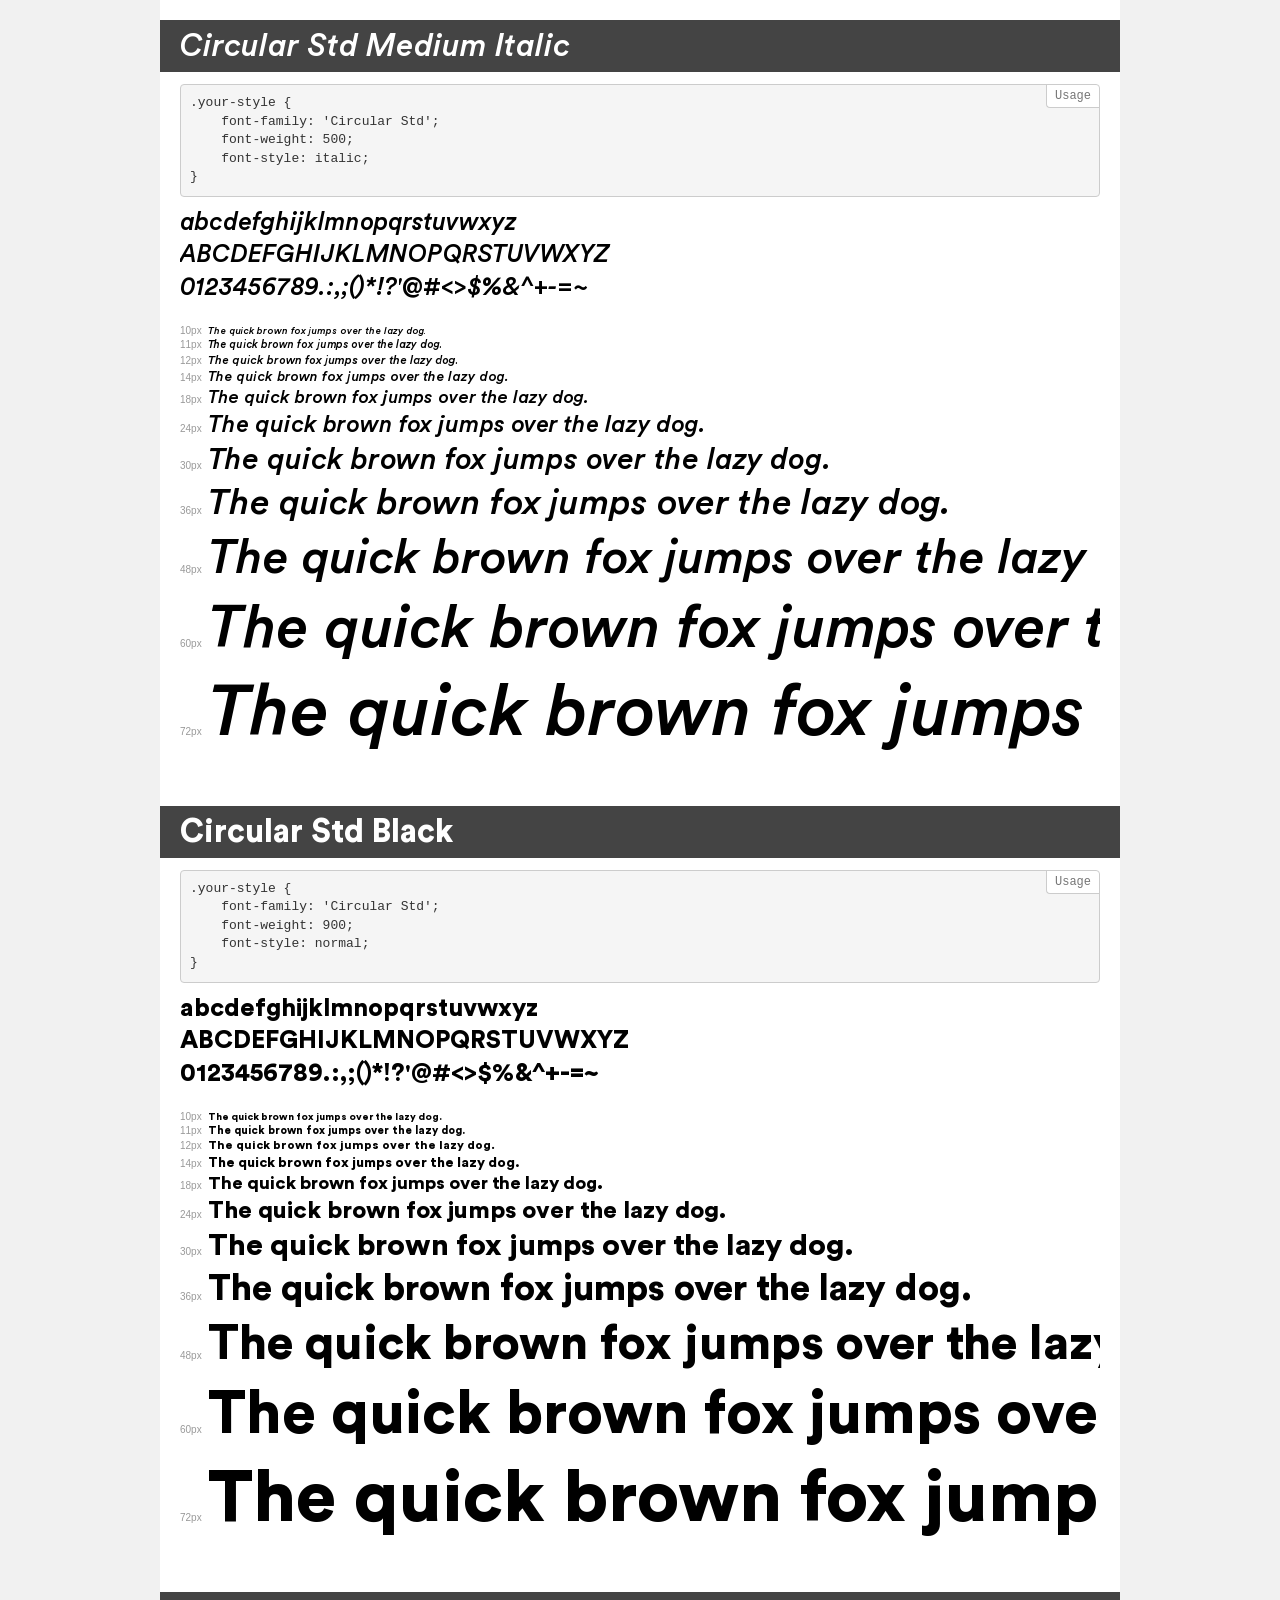
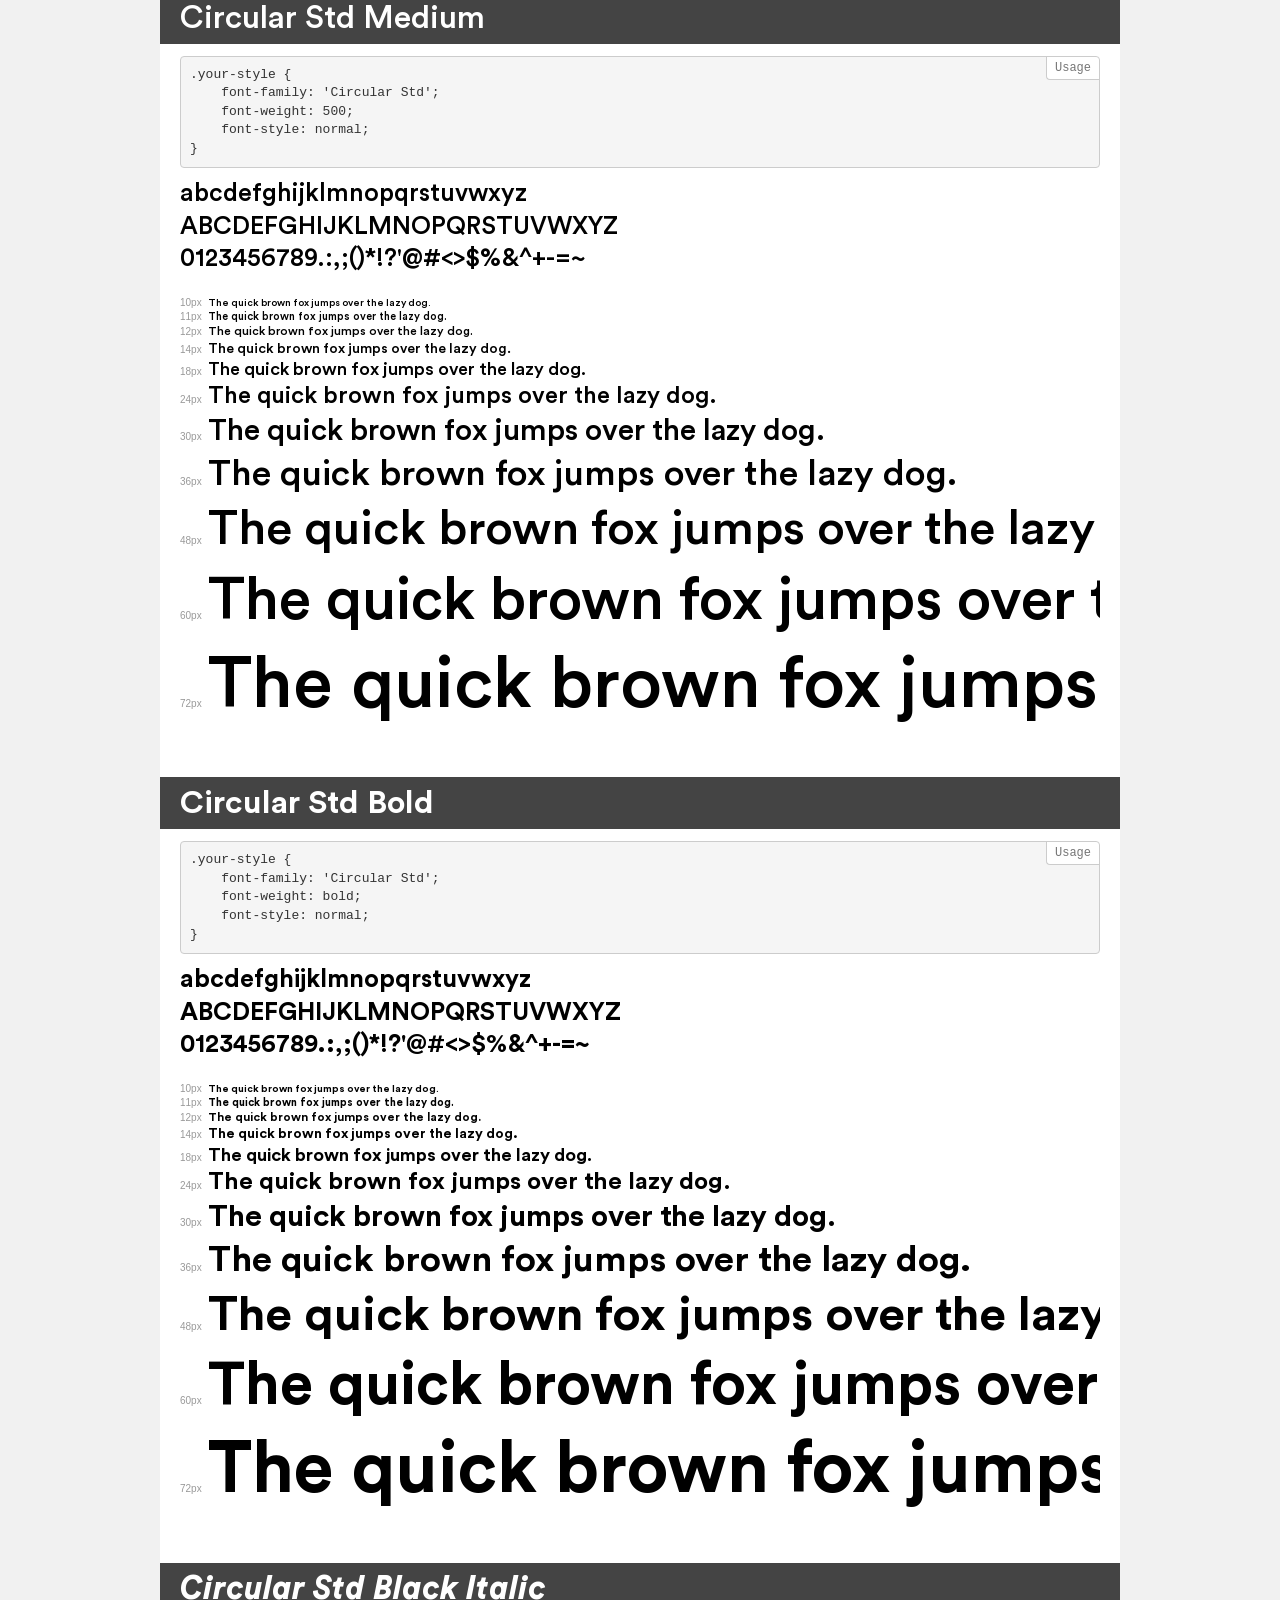
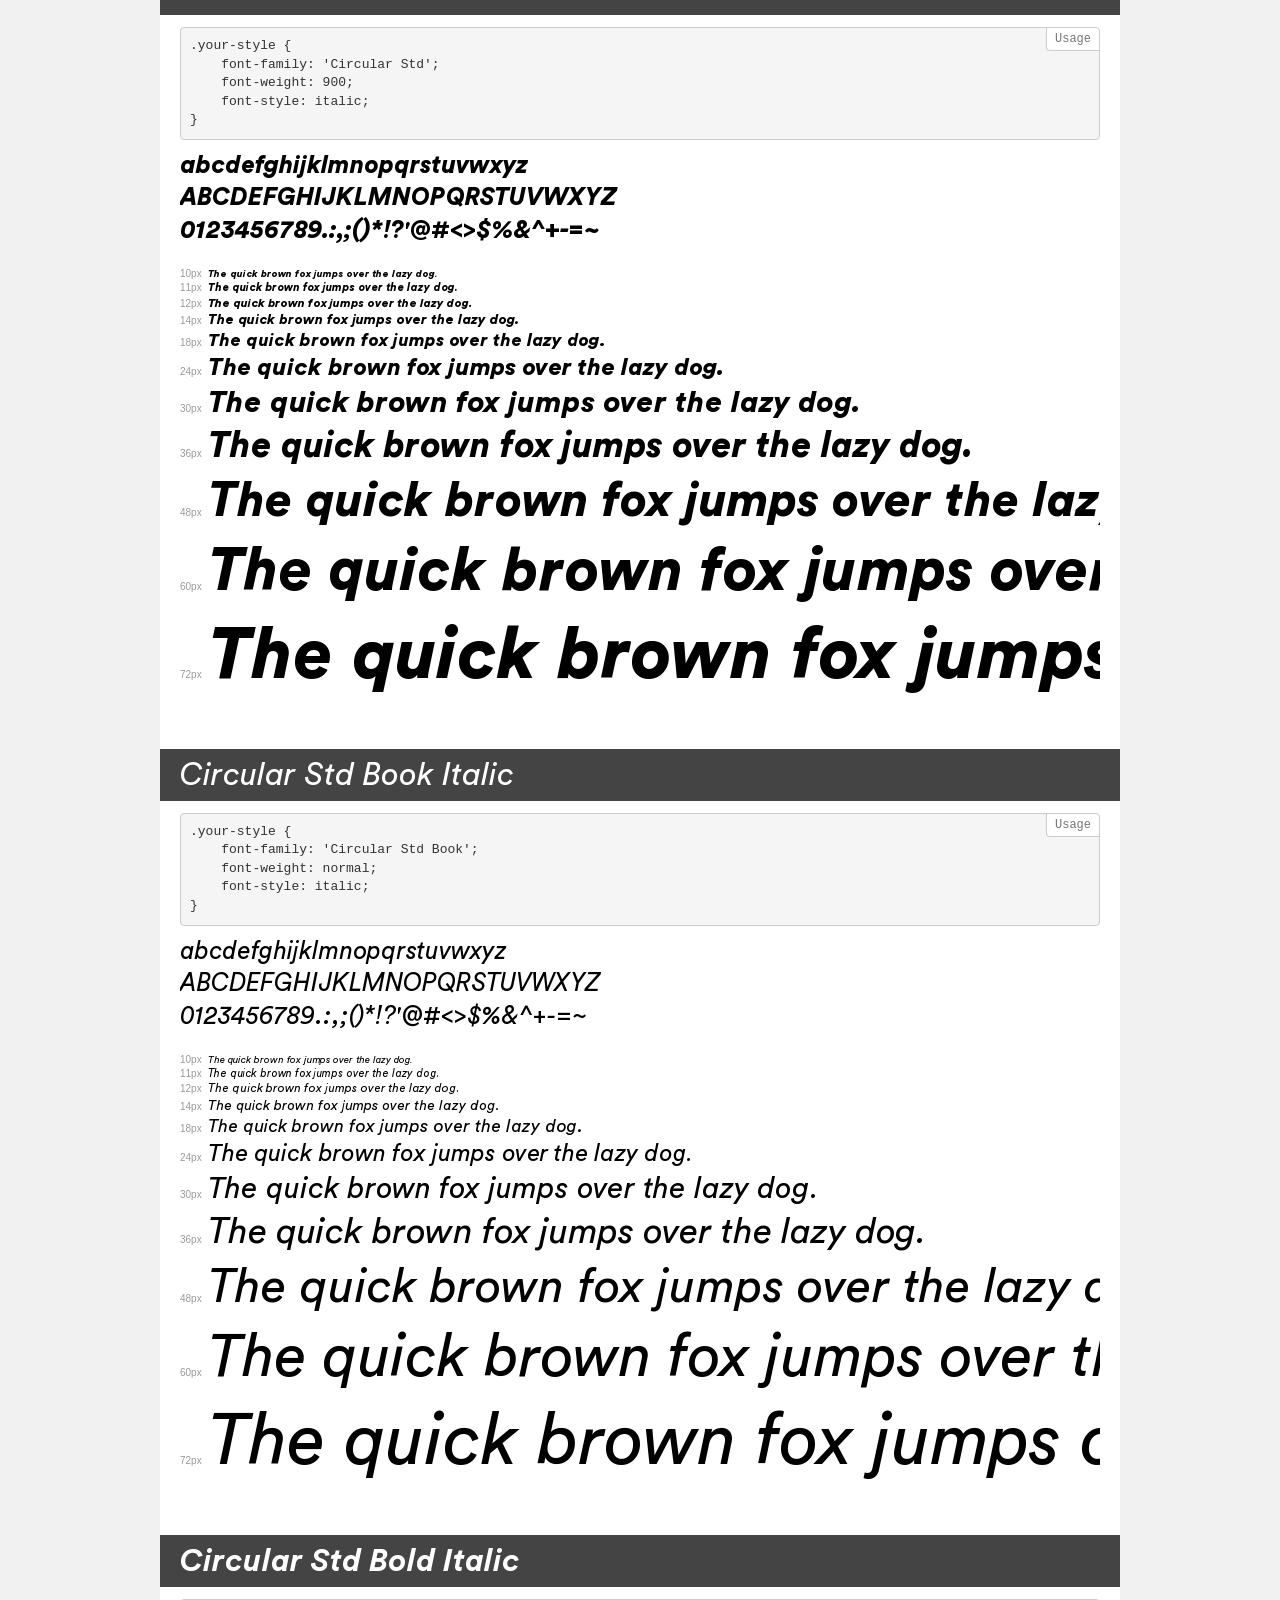
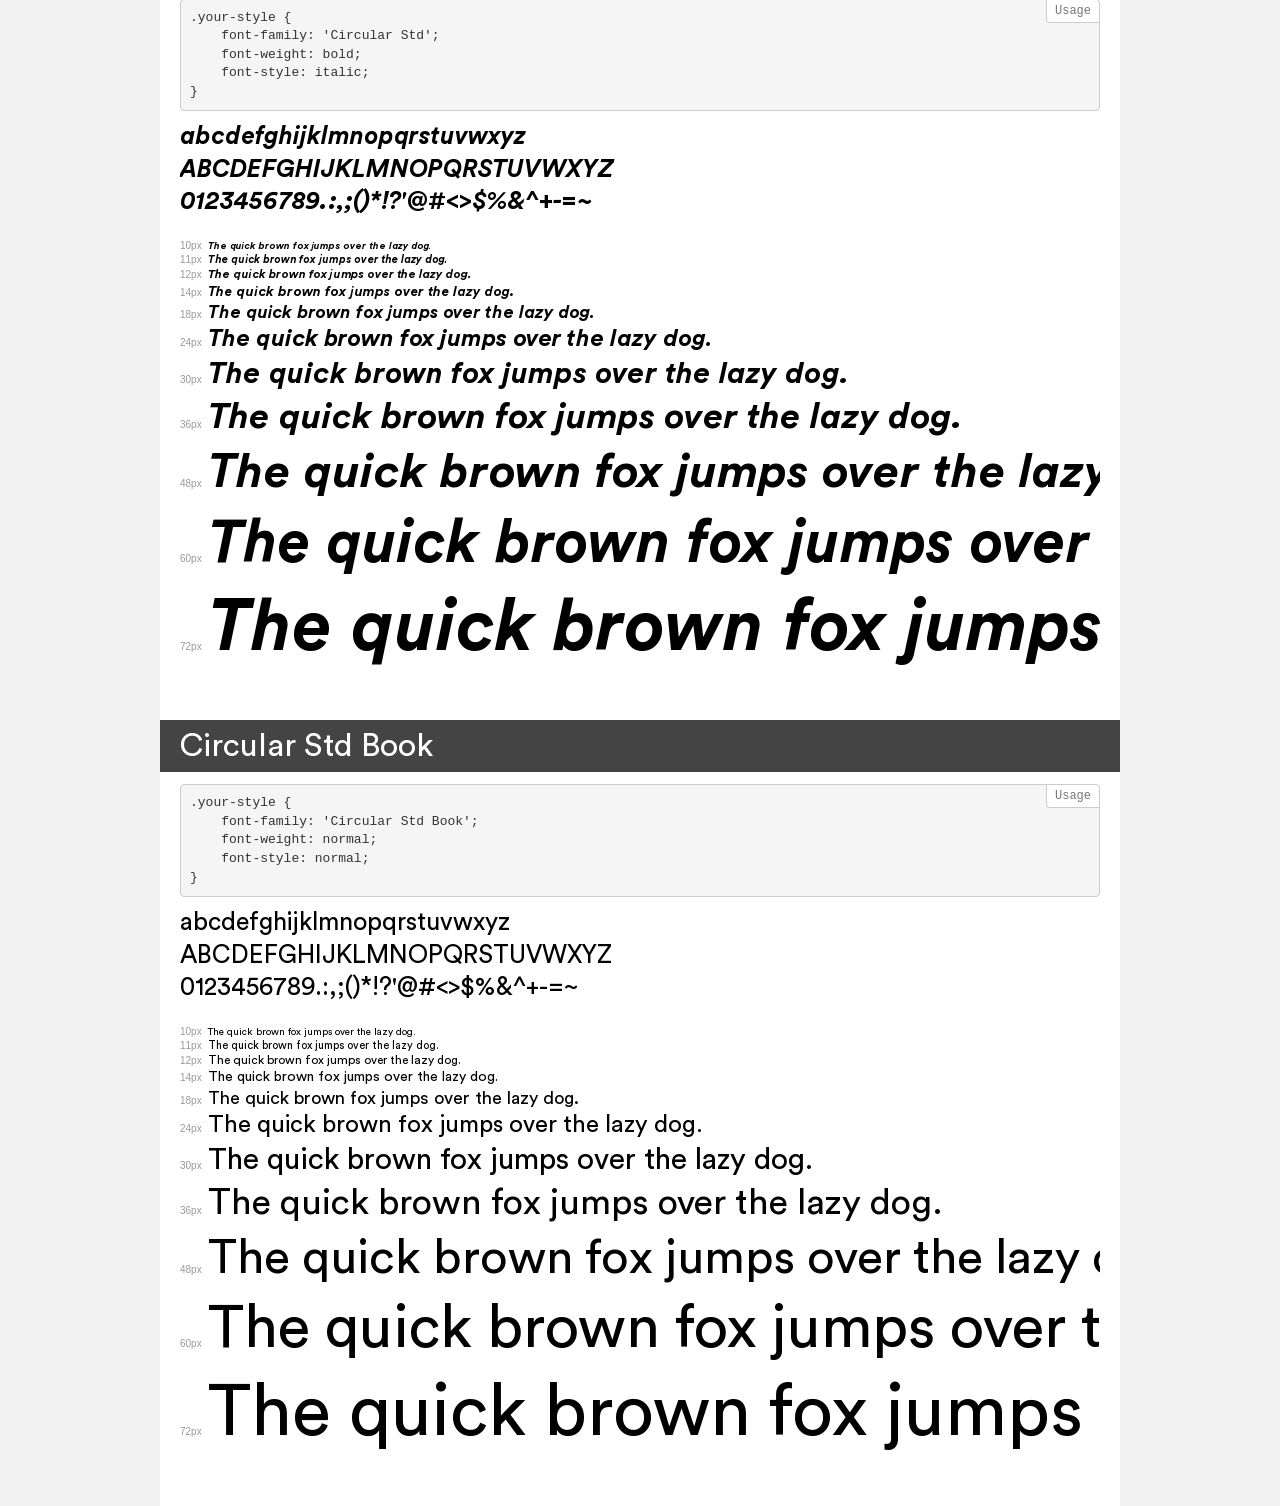
<file: fonts/demo.html>
<!DOCTYPE html>
<html>
<head>
    <meta charset="utf-8">
    <meta http-equiv="X-UA-Compatible" content="IE=edge">
    <meta name="viewport" content="width=device-width, initial-scale=1">
    <meta name="robots" content="noindex, noarchive">
    <meta name="format-detection" content="telephone=no">
    <title>Transfonter demo</title>
    <link href="stylesheet.css" rel="stylesheet">
    <style>
        /*
        http://meyerweb.com/eric/tools/css/reset/
        v2.0 | 20110126
        License: none (public domain)
        */
        html, body, div, span, applet, object, iframe,
        h1, h2, h3, h4, h5, h6, p, blockquote, pre,
        a, abbr, acronym, address, big, cite, code,
        del, dfn, em, img, ins, kbd, q, s, samp,
        small, strike, strong, sub, sup, tt, var,
        b, u, i, center,
        dl, dt, dd, ol, ul, li,
        fieldset, form, label, legend,
        table, caption, tbody, tfoot, thead, tr, th, td,
        article, aside, canvas, details, embed,
        figure, figcaption, footer, header, hgroup,
        menu, nav, output, ruby, section, summary,
        time, mark, audio, video {
            margin: 0;
            padding: 0;
            border: 0;
            font-size: 100%;
            font: inherit;
            vertical-align: baseline;
        }
        /* HTML5 display-role reset for older browsers */
        article, aside, details, figcaption, figure,
        footer, header, hgroup, menu, nav, section {
            display: block;
        }
        body {
            line-height: 1;
        }
        ol, ul {
            list-style: none;
        }
        blockquote, q {
            quotes: none;
        }
        blockquote:before, blockquote:after,
        q:before, q:after {
            content: '';
            content: none;
        }
        table {
            border-collapse: collapse;
            border-spacing: 0;
        }
        /* common styles */
        body {
            background: #f1f1f1;
            color: #000;
        }
        .page {
            background: #fff;
            width: 920px;
            margin: 0 auto;
            padding: 20px 20px 0 20px;
            overflow: hidden;
        }
        .font-container {
            overflow-x: auto;
            overflow-y: hidden;
            margin-bottom: 40px;
            line-height: 1.3;
            white-space: nowrap;
            padding-bottom: 5px;
        }
        h1 {
            position: relative;
            background: #444;
            font-size: 32px;
            color: #fff;
            padding: 10px 20px;
            margin: 0 -20px 12px -20px;
        }
        .letters {
            font-size: 25px;
            margin-bottom: 20px;
        }
        .s10:before {
            content: '10px';
        }
        .s11:before {
            content: '11px';
        }
        .s12:before {
            content: '12px';
        }
        .s14:before {
            content: '14px';
        }
        .s18:before {
            content: '18px';
        }
        .s24:before {
            content: '24px';
        }
        .s30:before {
            content: '30px';
        }
        .s36:before {
            content: '36px';
        }
        .s48:before {
            content: '48px';
        }
        .s60:before {
            content: '60px';
        }
        .s72:before {
            content: '72px';
        }
        .s10:before, .s11:before, .s12:before, .s14:before,
        .s18:before, .s24:before, .s30:before, .s36:before,
        .s48:before, .s60:before, .s72:before {
            font-family: Arial, sans-serif;
            font-size: 10px;
            font-weight: normal;
            font-style: normal;
            color: #999;
            padding-right: 6px;
        }
        pre {
            display: block;
            position: relative;
            padding: 9px;
            margin: 0 0 10px;
            font-family: Monaco, Menlo, Consolas, "Courier New", monospace !important;
            font-size: 13px;
            line-height: 1.428571429;
            color: #333;
            font-weight: normal !important;
            font-style: normal !important;
            background-color: #f5f5f5;
            border: 1px solid #ccc;
            overflow-x: auto;
            border-radius: 4px;
        }
        pre:after {
            display: block;
            position: absolute;
            right: 0;
            top: 0;
            content: 'Usage';
            line-height: 1;
            padding: 5px 8px;
            font-size: 12px;
            color: #767676;
            background-color: #fff;
            border: 1px solid #ccc;
            border-right: none;
            border-top: none;
            border-radius: 0 4px 0 4px;
            z-index: 10;
        }
        /* responsive */
        @media (max-width: 959px) {
            .page {
                width: auto;
                margin: 0;
            }
        }
    </style>
</head>
<body>
<div class="page">
    <div class="demo" style="font-family: 'Circular Std'; font-weight: 500; font-style: italic;">
        <h1>Circular Std Medium Italic</h1>
        <pre>.your-style {
    font-family: 'Circular Std';
    font-weight: 500;
    font-style: italic;
}</pre>
        <div class="font-container">
            <p class="letters">
                abcdefghijklmnopqrstuvwxyz<br>
ABCDEFGHIJKLMNOPQRSTUVWXYZ<br>
                0123456789.:,;()*!?'@#<>$%&^+-=~
            </p>
            <p class="s10" style="font-size: 10px;">The quick brown fox jumps over the lazy dog.</p>
            <p class="s11" style="font-size: 11px;">The quick brown fox jumps over the lazy dog.</p>
            <p class="s12" style="font-size: 12px;">The quick brown fox jumps over the lazy dog.</p>
            <p class="s14" style="font-size: 14px;">The quick brown fox jumps over the lazy dog.</p>
            <p class="s18" style="font-size: 18px;">The quick brown fox jumps over the lazy dog.</p>
            <p class="s24" style="font-size: 24px;">The quick brown fox jumps over the lazy dog.</p>
            <p class="s30" style="font-size: 30px;">The quick brown fox jumps over the lazy dog.</p>
            <p class="s36" style="font-size: 36px;">The quick brown fox jumps over the lazy dog.</p>
            <p class="s48" style="font-size: 48px;">The quick brown fox jumps over the lazy dog.</p>
            <p class="s60" style="font-size: 60px;">The quick brown fox jumps over the lazy dog.</p>
            <p class="s72" style="font-size: 72px;">The quick brown fox jumps over the lazy dog.</p>
        </div>
    </div>
    <div class="demo" style="font-family: 'Circular Std'; font-weight: 900; font-style: normal;">
        <h1>Circular Std Black</h1>
        <pre>.your-style {
    font-family: 'Circular Std';
    font-weight: 900;
    font-style: normal;
}</pre>
        <div class="font-container">
            <p class="letters">
                abcdefghijklmnopqrstuvwxyz<br>
ABCDEFGHIJKLMNOPQRSTUVWXYZ<br>
                0123456789.:,;()*!?'@#<>$%&^+-=~
            </p>
            <p class="s10" style="font-size: 10px;">The quick brown fox jumps over the lazy dog.</p>
            <p class="s11" style="font-size: 11px;">The quick brown fox jumps over the lazy dog.</p>
            <p class="s12" style="font-size: 12px;">The quick brown fox jumps over the lazy dog.</p>
            <p class="s14" style="font-size: 14px;">The quick brown fox jumps over the lazy dog.</p>
            <p class="s18" style="font-size: 18px;">The quick brown fox jumps over the lazy dog.</p>
            <p class="s24" style="font-size: 24px;">The quick brown fox jumps over the lazy dog.</p>
            <p class="s30" style="font-size: 30px;">The quick brown fox jumps over the lazy dog.</p>
            <p class="s36" style="font-size: 36px;">The quick brown fox jumps over the lazy dog.</p>
            <p class="s48" style="font-size: 48px;">The quick brown fox jumps over the lazy dog.</p>
            <p class="s60" style="font-size: 60px;">The quick brown fox jumps over the lazy dog.</p>
            <p class="s72" style="font-size: 72px;">The quick brown fox jumps over the lazy dog.</p>
        </div>
    </div>
    <div class="demo" style="font-family: 'Circular Std'; font-weight: 500; font-style: normal;">
        <h1>Circular Std Medium</h1>
        <pre>.your-style {
    font-family: 'Circular Std';
    font-weight: 500;
    font-style: normal;
}</pre>
        <div class="font-container">
            <p class="letters">
                abcdefghijklmnopqrstuvwxyz<br>
ABCDEFGHIJKLMNOPQRSTUVWXYZ<br>
                0123456789.:,;()*!?'@#<>$%&^+-=~
            </p>
            <p class="s10" style="font-size: 10px;">The quick brown fox jumps over the lazy dog.</p>
            <p class="s11" style="font-size: 11px;">The quick brown fox jumps over the lazy dog.</p>
            <p class="s12" style="font-size: 12px;">The quick brown fox jumps over the lazy dog.</p>
            <p class="s14" style="font-size: 14px;">The quick brown fox jumps over the lazy dog.</p>
            <p class="s18" style="font-size: 18px;">The quick brown fox jumps over the lazy dog.</p>
            <p class="s24" style="font-size: 24px;">The quick brown fox jumps over the lazy dog.</p>
            <p class="s30" style="font-size: 30px;">The quick brown fox jumps over the lazy dog.</p>
            <p class="s36" style="font-size: 36px;">The quick brown fox jumps over the lazy dog.</p>
            <p class="s48" style="font-size: 48px;">The quick brown fox jumps over the lazy dog.</p>
            <p class="s60" style="font-size: 60px;">The quick brown fox jumps over the lazy dog.</p>
            <p class="s72" style="font-size: 72px;">The quick brown fox jumps over the lazy dog.</p>
        </div>
    </div>
    <div class="demo" style="font-family: 'Circular Std'; font-weight: bold; font-style: normal;">
        <h1>Circular Std Bold</h1>
        <pre>.your-style {
    font-family: 'Circular Std';
    font-weight: bold;
    font-style: normal;
}</pre>
        <div class="font-container">
            <p class="letters">
                abcdefghijklmnopqrstuvwxyz<br>
ABCDEFGHIJKLMNOPQRSTUVWXYZ<br>
                0123456789.:,;()*!?'@#<>$%&^+-=~
            </p>
            <p class="s10" style="font-size: 10px;">The quick brown fox jumps over the lazy dog.</p>
            <p class="s11" style="font-size: 11px;">The quick brown fox jumps over the lazy dog.</p>
            <p class="s12" style="font-size: 12px;">The quick brown fox jumps over the lazy dog.</p>
            <p class="s14" style="font-size: 14px;">The quick brown fox jumps over the lazy dog.</p>
            <p class="s18" style="font-size: 18px;">The quick brown fox jumps over the lazy dog.</p>
            <p class="s24" style="font-size: 24px;">The quick brown fox jumps over the lazy dog.</p>
            <p class="s30" style="font-size: 30px;">The quick brown fox jumps over the lazy dog.</p>
            <p class="s36" style="font-size: 36px;">The quick brown fox jumps over the lazy dog.</p>
            <p class="s48" style="font-size: 48px;">The quick brown fox jumps over the lazy dog.</p>
            <p class="s60" style="font-size: 60px;">The quick brown fox jumps over the lazy dog.</p>
            <p class="s72" style="font-size: 72px;">The quick brown fox jumps over the lazy dog.</p>
        </div>
    </div>
    <div class="demo" style="font-family: 'Circular Std'; font-weight: 900; font-style: italic;">
        <h1>Circular Std Black Italic</h1>
        <pre>.your-style {
    font-family: 'Circular Std';
    font-weight: 900;
    font-style: italic;
}</pre>
        <div class="font-container">
            <p class="letters">
                abcdefghijklmnopqrstuvwxyz<br>
ABCDEFGHIJKLMNOPQRSTUVWXYZ<br>
                0123456789.:,;()*!?'@#<>$%&^+-=~
            </p>
            <p class="s10" style="font-size: 10px;">The quick brown fox jumps over the lazy dog.</p>
            <p class="s11" style="font-size: 11px;">The quick brown fox jumps over the lazy dog.</p>
            <p class="s12" style="font-size: 12px;">The quick brown fox jumps over the lazy dog.</p>
            <p class="s14" style="font-size: 14px;">The quick brown fox jumps over the lazy dog.</p>
            <p class="s18" style="font-size: 18px;">The quick brown fox jumps over the lazy dog.</p>
            <p class="s24" style="font-size: 24px;">The quick brown fox jumps over the lazy dog.</p>
            <p class="s30" style="font-size: 30px;">The quick brown fox jumps over the lazy dog.</p>
            <p class="s36" style="font-size: 36px;">The quick brown fox jumps over the lazy dog.</p>
            <p class="s48" style="font-size: 48px;">The quick brown fox jumps over the lazy dog.</p>
            <p class="s60" style="font-size: 60px;">The quick brown fox jumps over the lazy dog.</p>
            <p class="s72" style="font-size: 72px;">The quick brown fox jumps over the lazy dog.</p>
        </div>
    </div>
    <div class="demo" style="font-family: 'Circular Std Book'; font-weight: normal; font-style: italic;">
        <h1>Circular Std Book Italic</h1>
        <pre>.your-style {
    font-family: 'Circular Std Book';
    font-weight: normal;
    font-style: italic;
}</pre>
        <div class="font-container">
            <p class="letters">
                abcdefghijklmnopqrstuvwxyz<br>
ABCDEFGHIJKLMNOPQRSTUVWXYZ<br>
                0123456789.:,;()*!?'@#<>$%&^+-=~
            </p>
            <p class="s10" style="font-size: 10px;">The quick brown fox jumps over the lazy dog.</p>
            <p class="s11" style="font-size: 11px;">The quick brown fox jumps over the lazy dog.</p>
            <p class="s12" style="font-size: 12px;">The quick brown fox jumps over the lazy dog.</p>
            <p class="s14" style="font-size: 14px;">The quick brown fox jumps over the lazy dog.</p>
            <p class="s18" style="font-size: 18px;">The quick brown fox jumps over the lazy dog.</p>
            <p class="s24" style="font-size: 24px;">The quick brown fox jumps over the lazy dog.</p>
            <p class="s30" style="font-size: 30px;">The quick brown fox jumps over the lazy dog.</p>
            <p class="s36" style="font-size: 36px;">The quick brown fox jumps over the lazy dog.</p>
            <p class="s48" style="font-size: 48px;">The quick brown fox jumps over the lazy dog.</p>
            <p class="s60" style="font-size: 60px;">The quick brown fox jumps over the lazy dog.</p>
            <p class="s72" style="font-size: 72px;">The quick brown fox jumps over the lazy dog.</p>
        </div>
    </div>
    <div class="demo" style="font-family: 'Circular Std'; font-weight: bold; font-style: italic;">
        <h1>Circular Std Bold Italic</h1>
        <pre>.your-style {
    font-family: 'Circular Std';
    font-weight: bold;
    font-style: italic;
}</pre>
        <div class="font-container">
            <p class="letters">
                abcdefghijklmnopqrstuvwxyz<br>
ABCDEFGHIJKLMNOPQRSTUVWXYZ<br>
                0123456789.:,;()*!?'@#<>$%&^+-=~
            </p>
            <p class="s10" style="font-size: 10px;">The quick brown fox jumps over the lazy dog.</p>
            <p class="s11" style="font-size: 11px;">The quick brown fox jumps over the lazy dog.</p>
            <p class="s12" style="font-size: 12px;">The quick brown fox jumps over the lazy dog.</p>
            <p class="s14" style="font-size: 14px;">The quick brown fox jumps over the lazy dog.</p>
            <p class="s18" style="font-size: 18px;">The quick brown fox jumps over the lazy dog.</p>
            <p class="s24" style="font-size: 24px;">The quick brown fox jumps over the lazy dog.</p>
            <p class="s30" style="font-size: 30px;">The quick brown fox jumps over the lazy dog.</p>
            <p class="s36" style="font-size: 36px;">The quick brown fox jumps over the lazy dog.</p>
            <p class="s48" style="font-size: 48px;">The quick brown fox jumps over the lazy dog.</p>
            <p class="s60" style="font-size: 60px;">The quick brown fox jumps over the lazy dog.</p>
            <p class="s72" style="font-size: 72px;">The quick brown fox jumps over the lazy dog.</p>
        </div>
    </div>
    <div class="demo" style="font-family: 'Circular Std Book'; font-weight: normal; font-style: normal;">
        <h1>Circular Std Book</h1>
        <pre>.your-style {
    font-family: 'Circular Std Book';
    font-weight: normal;
    font-style: normal;
}</pre>
        <div class="font-container">
            <p class="letters">
                abcdefghijklmnopqrstuvwxyz<br>
ABCDEFGHIJKLMNOPQRSTUVWXYZ<br>
                0123456789.:,;()*!?'@#<>$%&^+-=~
            </p>
            <p class="s10" style="font-size: 10px;">The quick brown fox jumps over the lazy dog.</p>
            <p class="s11" style="font-size: 11px;">The quick brown fox jumps over the lazy dog.</p>
            <p class="s12" style="font-size: 12px;">The quick brown fox jumps over the lazy dog.</p>
            <p class="s14" style="font-size: 14px;">The quick brown fox jumps over the lazy dog.</p>
            <p class="s18" style="font-size: 18px;">The quick brown fox jumps over the lazy dog.</p>
            <p class="s24" style="font-size: 24px;">The quick brown fox jumps over the lazy dog.</p>
            <p class="s30" style="font-size: 30px;">The quick brown fox jumps over the lazy dog.</p>
            <p class="s36" style="font-size: 36px;">The quick brown fox jumps over the lazy dog.</p>
            <p class="s48" style="font-size: 48px;">The quick brown fox jumps over the lazy dog.</p>
            <p class="s60" style="font-size: 60px;">The quick brown fox jumps over the lazy dog.</p>
            <p class="s72" style="font-size: 72px;">The quick brown fox jumps over the lazy dog.</p>
        </div>
    </div>
</div>
</body>
</html>
</file>
<file: fonts/stylesheet.css>
@font-face {
    font-family: 'Circular Std';
    src: url('CircularStd-MediumItalic.eot');
    src: local('Circular Std Medium Italic'), local('CircularStd-MediumItalic'),
        url('CircularStd-MediumItalic.eot?#iefix') format('embedded-opentype'),
        url('CircularStd-MediumItalic.woff2') format('woff2'),
        url('CircularStd-MediumItalic.woff') format('woff'),
        url('CircularStd-MediumItalic.ttf') format('truetype');
    font-weight: 500;
    font-style: italic;
}

@font-face {
    font-family: 'Circular Std';
    src: url('CircularStd-Black.eot');
    src: local('Circular Std Black'), local('CircularStd-Black'),
        url('CircularStd-Black.eot?#iefix') format('embedded-opentype'),
        url('CircularStd-Black.woff2') format('woff2'),
        url('CircularStd-Black.woff') format('woff'),
        url('CircularStd-Black.ttf') format('truetype');
    font-weight: 900;
    font-style: normal;
}

@font-face {
    font-family: 'Circular Std';
    src: url('CircularStd-Medium.eot');
    src: local('Circular Std Medium'), local('CircularStd-Medium'),
        url('CircularStd-Medium.eot?#iefix') format('embedded-opentype'),
        url('CircularStd-Medium.woff2') format('woff2'),
        url('CircularStd-Medium.woff') format('woff'),
        url('CircularStd-Medium.ttf') format('truetype');
    font-weight: 500;
    font-style: normal;
}

@font-face {
    font-family: 'Circular Std';
    src: url('CircularStd-Bold.eot');
    src: local('Circular Std Bold'), local('CircularStd-Bold'),
        url('CircularStd-Bold.eot?#iefix') format('embedded-opentype'),
        url('CircularStd-Bold.woff2') format('woff2'),
        url('CircularStd-Bold.woff') format('woff'),
        url('CircularStd-Bold.ttf') format('truetype');
    font-weight: bold;
    font-style: normal;
}

@font-face {
    font-family: 'Circular Std';
    src: url('CircularStd-BlackItalic.eot');
    src: local('Circular Std Black Italic'), local('CircularStd-BlackItalic'),
        url('CircularStd-BlackItalic.eot?#iefix') format('embedded-opentype'),
        url('CircularStd-BlackItalic.woff2') format('woff2'),
        url('CircularStd-BlackItalic.woff') format('woff'),
        url('CircularStd-BlackItalic.ttf') format('truetype');
    font-weight: 900;
    font-style: italic;
}

@font-face {
    font-family: 'Circular Std Book';
    src: url('CircularStd-BookItalic.eot');
    src: local('Circular Std Book Italic'), local('CircularStd-BookItalic'),
        url('CircularStd-BookItalic.eot?#iefix') format('embedded-opentype'),
        url('CircularStd-BookItalic.woff2') format('woff2'),
        url('CircularStd-BookItalic.woff') format('woff'),
        url('CircularStd-BookItalic.ttf') format('truetype');
    font-weight: normal;
    font-style: italic;
}

@font-face {
    font-family: 'Circular Std';
    src: url('CircularStd-BoldItalic.eot');
    src: local('Circular Std Bold Italic'), local('CircularStd-BoldItalic'),
        url('CircularStd-BoldItalic.eot?#iefix') format('embedded-opentype'),
        url('CircularStd-BoldItalic.woff2') format('woff2'),
        url('CircularStd-BoldItalic.woff') format('woff'),
        url('CircularStd-BoldItalic.ttf') format('truetype');
    font-weight: bold;
    font-style: italic;
}

@font-face {
    font-family: 'Circular Std Book';
    src: url('CircularStd-Book.eot');
    src: local('Circular Std Book'), local('CircularStd-Book'),
        url('CircularStd-Book.eot?#iefix') format('embedded-opentype'),
        url('CircularStd-Book.woff2') format('woff2'),
        url('CircularStd-Book.woff') format('woff'),
        url('CircularStd-Book.ttf') format('truetype');
    font-weight: normal;
    font-style: normal;
}
</file>
